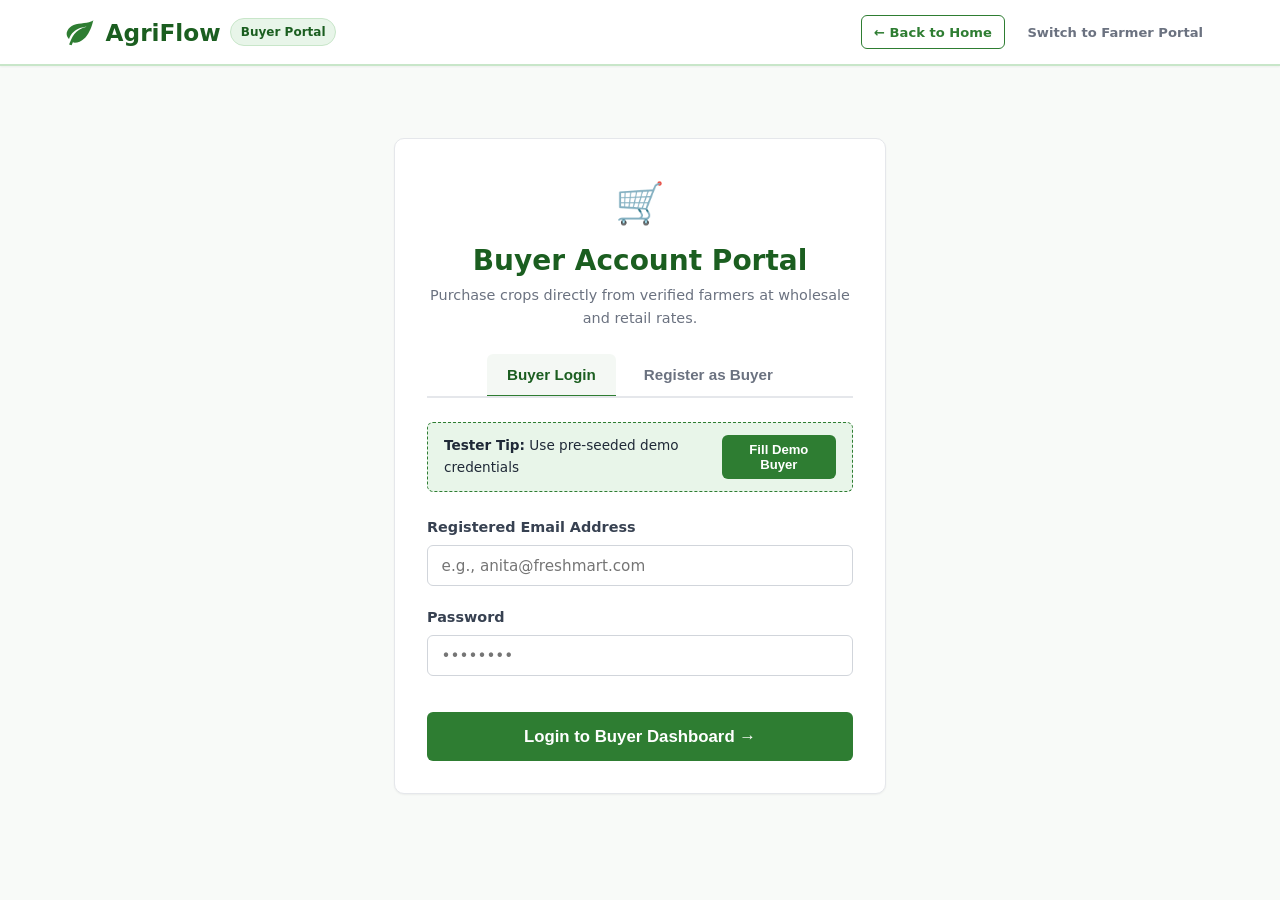
<file: frontend/buyer-login.html>
<!DOCTYPE html>
<html lang="en">
<head>
  <meta charset="UTF-8">
  <meta name="viewport" content="width=device-width, initial-scale=1.0">
  <title>Buyer Portal – AgriFlow</title>
  <link rel="stylesheet" href="style.css">
  <link rel="icon" href="data:image/svg+xml,<svg xmlns=%22http://www.w3.org/2000/svg%22 viewBox=%220 0 100 100%22><text y=%22.9em%22 font-size=%2290%22>🛒</text></svg>">
</head>
<body>

  <!-- Navigation -->
  <header class="navbar">
    <div class="nav-container">
      <a href="index.html" class="brand-logo">
        <svg viewBox="0 0 24 24">
          <path d="M17,8C8,10 5.9,16.17 3.82,21.34L5.71,22L6.66,19.7C7.14,19.87 7.64,20 8,20C19,20 22,3 22,3C21,5 14,5.25 9,6.25C4,7.25 2,11.5 2,13.5C2,15.5 3.75,17.25 3.75,17.25C7,8 17,8 17,8Z"/>
        </svg>
        <span>AgriFlow</span>
        <span class="brand-badge">Buyer Portal</span>
      </a>

      <div class="nav-auth-buttons">
        <a href="index.html" class="btn btn-outline btn-sm">← Back to Home</a>
        <a href="farmer-login.html" class="btn btn-sm" style="color: var(--text-muted);">Switch to Farmer Portal</a>
      </div>
    </div>
  </header>

  <main class="container" style="max-width: 540px; margin: 3rem auto;">
    <div class="form-card">
      <div style="text-align: center; margin-bottom: 1.5rem;">
        <span style="font-size: 2.5rem;">🛒</span>
        <h2 style="font-size: 1.75rem; font-weight: 800; color: var(--primary-dark); margin-top: 0.25rem;">
          Buyer Account Portal
        </h2>
        <p style="color: var(--text-muted); font-size: 0.9rem;">
          Purchase crops directly from verified farmers at wholesale and retail rates.
        </p>
      </div>

      <!-- Tab Switcher -->
      <div class="tab-nav" style="justify-content: center; margin-bottom: 1.5rem;">
        <button id="tab-login-btn" class="tab-btn active" onclick="switchTab('login')">Buyer Login</button>
        <button id="tab-register-btn" class="tab-btn" onclick="switchTab('register')">Register as Buyer</button>
      </div>

      <!-- Quick Demo Login Banner -->
      <div style="background: var(--primary-pale); border: 1px dashed var(--primary); padding: 0.75rem 1rem; border-radius: var(--radius-sm); margin-bottom: 1.5rem; display: flex; align-items: center; justify-content: space-between; font-size: 0.85rem;">
        <div>
          <strong>Tester Tip:</strong> Use pre-seeded demo credentials
        </div>
        <button type="button" class="btn btn-primary btn-sm" onclick="fillDemoBuyer()">
          Fill Demo Buyer
        </button>
      </div>

      <!-- Login Form -->
      <form id="buyer-login-form" onsubmit="handleBuyerLogin(event)">
        <div class="form-group">
          <label class="form-label" for="login-email">Registered Email Address</label>
          <input type="email" id="login-email" class="form-control" placeholder="e.g., anita@freshmart.com" required>
        </div>

        <div class="form-group">
          <label class="form-label" for="login-password">Password</label>
          <input type="password" id="login-password" class="form-control" placeholder="••••••••" required>
        </div>

        <button type="submit" id="btn-login-submit" class="btn btn-primary btn-block btn-lg" style="margin-top: 1rem;">
          Login to Buyer Dashboard →
        </button>
      </form>

      <!-- Registration Form -->
      <form id="buyer-register-form" style="display: none;" onsubmit="handleBuyerRegister(event)">
        <div class="form-group">
          <label class="form-label" for="reg-name">Full Name</label>
          <input type="text" id="reg-name" class="form-control" placeholder="e.g., Anita Sharma" required>
        </div>

        <div class="form-group">
          <label class="form-label" for="reg-email">Email Address</label>
          <input type="email" id="reg-email" class="form-control" placeholder="anita@freshmart.com" required>
        </div>

        <div class="form-group">
          <label class="form-label" for="reg-phone">Phone Number</label>
          <input type="tel" id="reg-phone" class="form-control" placeholder="+91 91234 56789" required>
        </div>

        <div class="form-group">
          <label class="form-label" for="reg-business">Business / Store Name (Optional)</label>
          <input type="text" id="reg-business" class="form-control" placeholder="e.g., FreshMart Organics / Wholesale Retail">
        </div>

        <div class="form-group">
          <label class="form-label" for="reg-location">Delivery City or Location</label>
          <input type="text" id="reg-location" class="form-control" placeholder="e.g., Yeshwanthpur, Bangalore, Karnataka" required>
        </div>

        <div class="form-group">
          <label class="form-label" for="reg-password">Create Password</label>
          <input type="password" id="reg-password" class="form-control" placeholder="At least 6 characters" minlength="6" required>
        </div>

        <button type="submit" id="btn-reg-submit" class="btn btn-primary btn-block btn-lg" style="margin-top: 1rem;">
          Create Buyer Account →
        </button>
      </form>
    </div>
  </main>

  <script src="script.js"></script>
  <script>
    function switchTab(tab) {
      const loginBtn = document.getElementById("tab-login-btn");
      const regBtn = document.getElementById("tab-register-btn");
      const loginForm = document.getElementById("buyer-login-form");
      const regForm = document.getElementById("buyer-register-form");

      if (tab === "register") {
        loginBtn.classList.remove("active");
        regBtn.classList.add("active");
        loginForm.style.display = "none";
        regForm.style.display = "block";
      } else {
        regBtn.classList.remove("active");
        loginBtn.classList.add("active");
        regForm.style.display = "none";
        loginForm.style.display = "block";
      }
    }

    document.addEventListener("DOMContentLoaded", () => {
      const urlParams = new URLSearchParams(window.location.search);
      if (urlParams.get("tab") === "register") {
        switchTab("register");
      }

      if (Auth.isLoggedIn() && Auth.isBuyer()) {
        window.location.href = "buyer-dashboard.html";
      }
    });

    function fillDemoBuyer() {
      switchTab("login");
      document.getElementById("login-email").value = "anita@freshmart.com";
      document.getElementById("login-password").value = "buyer123";
      showToast("Demo buyer credentials filled! Click Login.", "info");
    }

    async function handleBuyerLogin(e) {
      e.preventDefault();
      const email = document.getElementById("login-email").value.trim();
      const password = document.getElementById("login-password").value;
      const submitBtn = document.getElementById("btn-login-submit");

      submitBtn.disabled = true;
      submitBtn.textContent = "Logging in...";

      try {
        const res = await apiRequest("/api/buyers/login", {
          method: "POST",
          body: JSON.stringify({ email, password })
        });

        Auth.setSession(res.token, res.role, res.user);
        showToast("Login successful! Redirecting...", "success");
        setTimeout(() => {
          window.location.href = "buyer-dashboard.html";
        }, 600);
      } catch (err) {
        showToast(err.message, "error");
        submitBtn.disabled = false;
        submitBtn.textContent = "Login to Buyer Dashboard →";
      }
    }

    async function handleBuyerRegister(e) {
      e.preventDefault();
      const full_name = document.getElementById("reg-name").value.trim();
      const email = document.getElementById("reg-email").value.trim();
      const phone = document.getElementById("reg-phone").value.trim();
      const business_name = document.getElementById("reg-business").value.trim();
      const location = document.getElementById("reg-location").value.trim();
      const password = document.getElementById("reg-password").value;
      const submitBtn = document.getElementById("btn-reg-submit");

      submitBtn.disabled = true;
      submitBtn.textContent = "Registering...";

      try {
        const res = await apiRequest("/api/buyers/register", {
          method: "POST",
          body: JSON.stringify({ full_name, email, phone, business_name, location, password })
        });

        Auth.setSession(res.token, res.role, res.user);
        showToast("Registration successful! Welcome to AgriFlow.", "success");
        setTimeout(() => {
          window.location.href = "buyer-dashboard.html";
        }, 600);
      } catch (err) {
        showToast(err.message, "error");
        submitBtn.disabled = false;
        submitBtn.textContent = "Create Buyer Account →";
      }
    }
  </script>
</body>
</html>
</file>
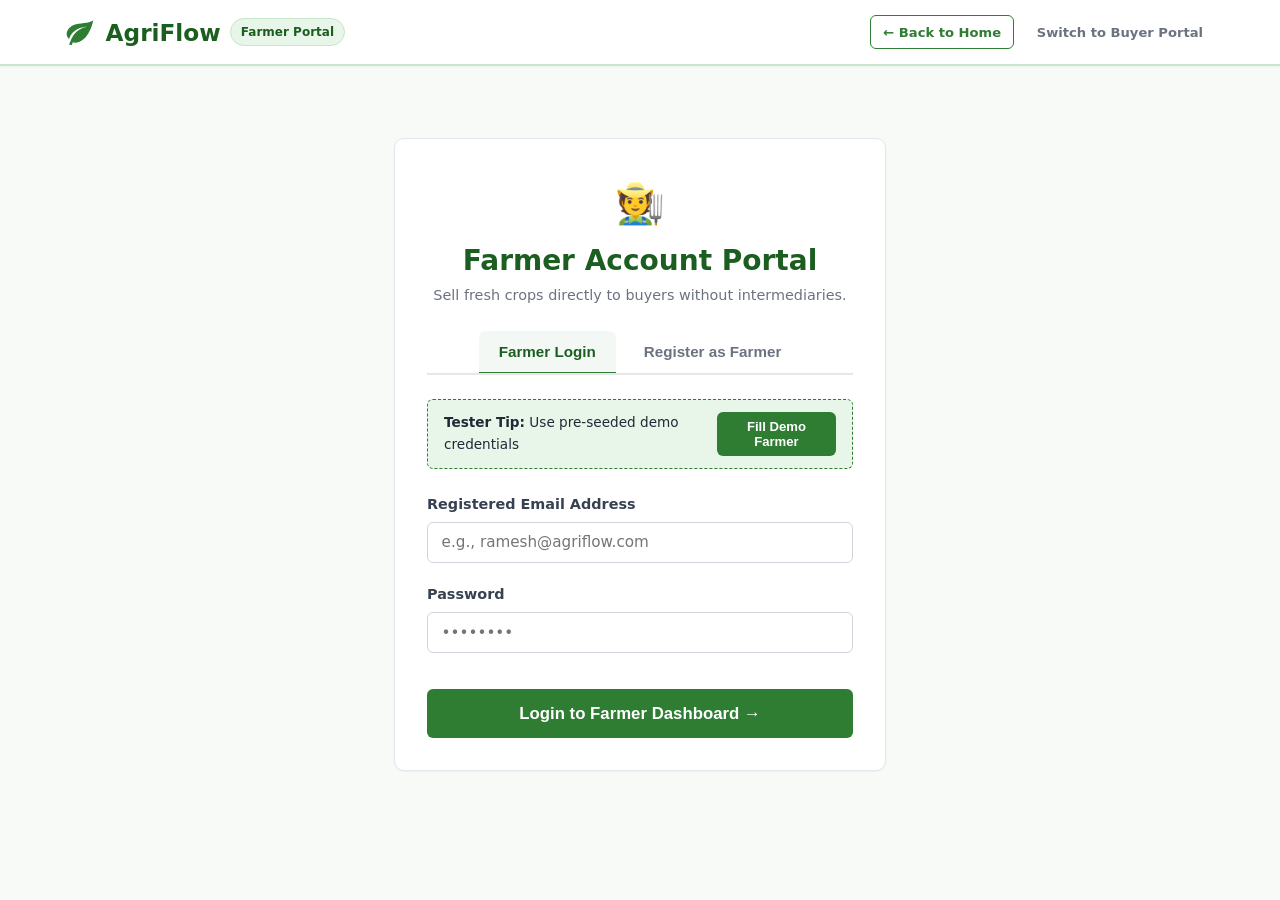
<file: frontend/farmer-login.html>
<!DOCTYPE html>
<html lang="en">
<head>
  <meta charset="UTF-8">
  <meta name="viewport" content="width=device-width, initial-scale=1.0">
  <title>Farmer Portal – AgriFlow</title>
  <link rel="stylesheet" href="style.css">
  <link rel="icon" href="data:image/svg+xml,<svg xmlns=%22http://www.w3.org/2000/svg%22 viewBox=%220 0 100 100%22><text y=%22.9em%22 font-size=%2290%22>🧑‍🌾</text></svg>">
</head>
<body>

  <!-- Navigation -->
  <header class="navbar">
    <div class="nav-container">
      <a href="index.html" class="brand-logo">
        <svg viewBox="0 0 24 24">
          <path d="M17,8C8,10 5.9,16.17 3.82,21.34L5.71,22L6.66,19.7C7.14,19.87 7.64,20 8,20C19,20 22,3 22,3C21,5 14,5.25 9,6.25C4,7.25 2,11.5 2,13.5C2,15.5 3.75,17.25 3.75,17.25C7,8 17,8 17,8Z"/>
        </svg>
        <span>AgriFlow</span>
        <span class="brand-badge">Farmer Portal</span>
      </a>

      <div class="nav-auth-buttons">
        <a href="index.html" class="btn btn-outline btn-sm">← Back to Home</a>
        <a href="buyer-login.html" class="btn btn-sm" style="color: var(--text-muted);">Switch to Buyer Portal</a>
      </div>
    </div>
  </header>

  <main class="container" style="max-width: 540px; margin: 3rem auto;">
    <div class="form-card">
      <div style="text-align: center; margin-bottom: 1.5rem;">
        <span style="font-size: 2.5rem;">🧑‍🌾</span>
        <h2 style="font-size: 1.75rem; font-weight: 800; color: var(--primary-dark); margin-top: 0.25rem;">
          Farmer Account Portal
        </h2>
        <p style="color: var(--text-muted); font-size: 0.9rem;">
          Sell fresh crops directly to buyers without intermediaries.
        </p>
      </div>

      <!-- Tab Switcher -->
      <div class="tab-nav" style="justify-content: center; margin-bottom: 1.5rem;">
        <button id="tab-login-btn" class="tab-btn active" onclick="switchTab('login')">Farmer Login</button>
        <button id="tab-register-btn" class="tab-btn" onclick="switchTab('register')">Register as Farmer</button>
      </div>

      <!-- Quick Demo Login Banner -->
      <div style="background: var(--primary-pale); border: 1px dashed var(--primary); padding: 0.75rem 1rem; border-radius: var(--radius-sm); margin-bottom: 1.5rem; display: flex; align-items: center; justify-content: space-between; font-size: 0.85rem;">
        <div>
          <strong>Tester Tip:</strong> Use pre-seeded demo credentials
        </div>
        <button type="button" class="btn btn-primary btn-sm" onclick="fillDemoFarmer()">
          Fill Demo Farmer
        </button>
      </div>

      <!-- Login Form -->
      <form id="farmer-login-form" onsubmit="handleFarmerLogin(event)">
        <div class="form-group">
          <label class="form-label" for="login-email">Registered Email Address</label>
          <input type="email" id="login-email" class="form-control" placeholder="e.g., ramesh@agriflow.com" required>
        </div>

        <div class="form-group">
          <label class="form-label" for="login-password">Password</label>
          <input type="password" id="login-password" class="form-control" placeholder="••••••••" required>
        </div>

        <button type="submit" id="btn-login-submit" class="btn btn-primary btn-block btn-lg" style="margin-top: 1rem;">
          Login to Farmer Dashboard →
        </button>
      </form>

      <!-- Registration Form -->
      <form id="farmer-register-form" style="display: none;" onsubmit="handleFarmerRegister(event)">
        <div class="form-group">
          <label class="form-label" for="reg-name">Full Name</label>
          <input type="text" id="reg-name" class="form-control" placeholder="e.g., Ramesh Patel" required>
        </div>

        <div class="form-group">
          <label class="form-label" for="reg-email">Email Address</label>
          <input type="email" id="reg-email" class="form-control" placeholder="ramesh@example.com" required>
        </div>

        <div class="form-group">
          <label class="form-label" for="reg-phone">Phone Number</label>
          <input type="tel" id="reg-phone" class="form-control" placeholder="+91 98765 43210" required>
        </div>

        <div class="form-group">
          <label class="form-label" for="reg-location">Village or Location</label>
          <input type="text" id="reg-location" class="form-control" placeholder="e.g., Dindori Village, Nashik, Maharashtra" required>
          <div class="form-helper">Enter your farm village, taluk, or district</div>
        </div>

        <div class="form-group">
          <label class="form-label" for="reg-password">Create Password</label>
          <input type="password" id="reg-password" class="form-control" placeholder="At least 6 characters" minlength="6" required>
        </div>

        <button type="submit" id="btn-reg-submit" class="btn btn-primary btn-block btn-lg" style="margin-top: 1rem;">
          Create Farmer Account →
        </button>
      </form>
    </div>
  </main>

  <script src="script.js"></script>
  <script>
    // Tab switching logic
    function switchTab(tab) {
      const loginBtn = document.getElementById("tab-login-btn");
      const regBtn = document.getElementById("tab-register-btn");
      const loginForm = document.getElementById("farmer-login-form");
      const regForm = document.getElementById("farmer-register-form");

      if (tab === "register") {
        loginBtn.classList.remove("active");
        regBtn.classList.add("active");
        loginForm.style.display = "none";
        regForm.style.display = "block";
      } else {
        regBtn.classList.remove("active");
        loginBtn.classList.add("active");
        regForm.style.display = "none";
        loginForm.style.display = "block";
      }
    }

    // Auto-select tab if URL parameter ?tab=register is present
    document.addEventListener("DOMContentLoaded", () => {
      const urlParams = new URLSearchParams(window.location.search);
      if (urlParams.get("tab") === "register") {
        switchTab("register");
      }

      // If already logged in as farmer, redirect directly to dashboard
      if (Auth.isLoggedIn() && Auth.isFarmer()) {
        window.location.href = "farmer-dashboard.html";
      }
    });

    // Demo fill helper
    function fillDemoFarmer() {
      switchTab("login");
      document.getElementById("login-email").value = "ramesh@agriflow.com";
      document.getElementById("login-password").value = "farmer123";
      showToast("Demo farmer credentials filled! Click Login.", "info");
    }

    // Handle Login submission
    async function handleFarmerLogin(e) {
      e.preventDefault();
      const email = document.getElementById("login-email").value.trim();
      const password = document.getElementById("login-password").value;
      const submitBtn = document.getElementById("btn-login-submit");

      submitBtn.disabled = true;
      submitBtn.textContent = "Logging in...";

      try {
        const res = await apiRequest("/api/farmers/login", {
          method: "POST",
          body: JSON.stringify({ email, password })
        });

        Auth.setSession(res.token, res.role, res.user);
        showToast("Login successful! Redirecting...", "success");
        setTimeout(() => {
          window.location.href = "farmer-dashboard.html";
        }, 600);
      } catch (err) {
        showToast(err.message, "error");
        submitBtn.disabled = false;
        submitBtn.textContent = "Login to Farmer Dashboard →";
      }
    }

    // Handle Registration submission
    async function handleFarmerRegister(e) {
      e.preventDefault();
      const full_name = document.getElementById("reg-name").value.trim();
      const email = document.getElementById("reg-email").value.trim();
      const phone = document.getElementById("reg-phone").value.trim();
      const location = document.getElementById("reg-location").value.trim();
      const password = document.getElementById("reg-password").value;
      const submitBtn = document.getElementById("btn-reg-submit");

      submitBtn.disabled = true;
      submitBtn.textContent = "Registering...";

      try {
        const res = await apiRequest("/api/farmers/register", {
          method: "POST",
          body: JSON.stringify({ full_name, email, phone, location, password })
        });

        Auth.setSession(res.token, res.role, res.user);
        showToast("Registration successful! Welcome to AgriFlow.", "success");
        setTimeout(() => {
          window.location.href = "farmer-dashboard.html";
        }, 600);
      } catch (err) {
        showToast(err.message, "error");
        submitBtn.disabled = false;
        submitBtn.textContent = "Create Farmer Account →";
      }
    }
  </script>
</body>
</html>
</file>
<file: frontend/style.css>
/* ==========================================================================
   AgriFlow - Farmer and Buyer Agricultural Marketplace
   Clean, Modern, Simple Green-and-White Agricultural Theme
   ========================================================================== */

:root {
  --primary: #2e7d32;
  --primary-dark: #1b5e20;
  --primary-light: #4caf50;
  --primary-pale: #e8f5e9;
  --primary-subtle: #f1f8f2;
  
  --secondary: #ff9800;
  --secondary-dark: #e65100;
  --secondary-pale: #fff3e0;
  
  --text-main: #1f2937;
  --text-muted: #6b7280;
  --text-light: #9ca3af;
  
  --bg-page: #f8faf8;
  --bg-card: #ffffff;
  --border-light: #e5e7eb;
  --border-green: #c8e6c9;
  
  --success: #15803d;
  --success-bg: #dcfce7;
  --warning: #b45309;
  --warning-bg: #fef3c7;
  --danger: #b91c1c;
  --danger-bg: #fee2e2;
  --info: #0369a1;
  --info-bg: #e0f2fe;

  --shadow-sm: 0 1px 2px 0 rgba(0, 0, 0, 0.05);
  --shadow-md: 0 4px 6px -1px rgba(0, 0, 0, 0.08), 0 2px 4px -1px rgba(0, 0, 0, 0.04);
  --shadow-lg: 0 10px 15px -3px rgba(0, 0, 0, 0.08), 0 4px 6px -2px rgba(0, 0, 0, 0.04);
  --radius-sm: 6px;
  --radius-md: 10px;
  --radius-lg: 16px;
  --font-sans: 'Segoe UI', system-ui, -apple-system, BlinkMacSystemFont, Roboto, sans-serif;
}

* {
  box-sizing: border-box;
  margin: 0;
  padding: 0;
}

body {
  font-family: var(--font-sans);
  background-color: var(--bg-page);
  color: var(--text-main);
  line-height: 1.6;
  min-height: 100vh;
  display: flex;
  flex-direction: column;
}

/* ----------------- Navigation Bar ----------------- */
.navbar {
  background: #ffffff;
  border-bottom: 2px solid var(--border-green);
  position: sticky;
  top: 0;
  z-index: 100;
  box-shadow: var(--shadow-sm);
}

.nav-container {
  max-width: 1200px;
  margin: 0 auto;
  padding: 0.85rem 1.5rem;
  display: flex;
  align-items: center;
  justify-content: space-between;
}

.brand-logo {
  display: flex;
  align-items: center;
  gap: 0.6rem;
  text-decoration: none;
  font-size: 1.45rem;
  font-weight: 800;
  color: var(--primary-dark);
}

.brand-logo svg {
  width: 32px;
  height: 32px;
  fill: var(--primary);
}

.brand-badge {
  font-size: 0.75rem;
  font-weight: 600;
  background: var(--primary-pale);
  color: var(--primary-dark);
  padding: 0.2rem 0.6rem;
  border-radius: 999px;
  border: 1px solid var(--border-green);
}

.nav-links {
  display: flex;
  align-items: center;
  gap: 1.25rem;
  list-style: none;
}

.nav-links a {
  text-decoration: none;
  font-weight: 600;
  color: var(--text-main);
  transition: color 0.2s;
  font-size: 0.95rem;
}

.nav-links a:hover,
.nav-links a.active {
  color: var(--primary);
}

.nav-auth-buttons {
  display: flex;
  align-items: center;
  gap: 0.6rem;
}

/* ----------------- Buttons ----------------- */
.btn {
  display: inline-flex;
  align-items: center;
  justify-content: center;
  gap: 0.4rem;
  padding: 0.55rem 1.15rem;
  font-size: 0.92rem;
  font-weight: 600;
  border-radius: var(--radius-sm);
  cursor: pointer;
  border: 1px solid transparent;
  text-decoration: none;
  transition: all 0.2s ease;
}

.btn-primary {
  background: var(--primary);
  color: #ffffff;
}

.btn-primary:hover {
  background: var(--primary-dark);
}

.btn-outline {
  background: transparent;
  border-color: var(--primary);
  color: var(--primary);
}

.btn-outline:hover {
  background: var(--primary-pale);
  color: var(--primary-dark);
}

.btn-secondary {
  background: var(--secondary);
  color: #ffffff;
}

.btn-secondary:hover {
  background: var(--secondary-dark);
}

.btn-danger {
  background: var(--danger);
  color: #ffffff;
}

.btn-danger:hover {
  background: #991b1b;
}

.btn-sm {
  padding: 0.35rem 0.75rem;
  font-size: 0.82rem;
}

.btn-lg {
  padding: 0.85rem 1.85rem;
  font-size: 1.05rem;
}

.btn-block {
  width: 100%;
}

/* ----------------- Layout Container ----------------- */
.container {
  max-width: 1200px;
  margin: 0 auto;
  padding: 1.5rem;
  width: 100%;
}

/* ----------------- Hero Section ----------------- */
.hero-section {
  background: linear-gradient(135deg, #e8f5e9 0%, #f1f8f2 50%, #ffffff 100%);
  border-bottom: 1px solid var(--border-green);
  padding: 4rem 1.5rem;
}

.hero-grid {
  max-width: 1200px;
  margin: 0 auto;
  display: grid;
  grid-template-columns: 1.2fr 0.8fr;
  align-items: center;
  gap: 3rem;
}

.hero-title {
  font-size: 2.85rem;
  font-weight: 800;
  color: var(--primary-dark);
  line-height: 1.2;
  margin-bottom: 1.25rem;
}

.hero-title span {
  color: var(--secondary-dark);
}

.hero-desc {
  font-size: 1.15rem;
  color: #4b5563;
  margin-bottom: 2rem;
  max-width: 580px;
}

.hero-cta-box {
  display: flex;
  flex-wrap: wrap;
  gap: 1rem;
  margin-bottom: 2rem;
}

.hero-card {
  background: #ffffff;
  padding: 1.75rem;
  border-radius: var(--radius-lg);
  box-shadow: var(--shadow-lg);
  border: 1px solid var(--border-green);
  text-align: center;
}

.hero-card img {
  width: 100%;
  height: 240px;
  object-fit: cover;
  border-radius: var(--radius-md);
  margin-bottom: 1rem;
}

/* ----------------- Badges & Pills ----------------- */
.badge {
  display: inline-flex;
  align-items: center;
  gap: 0.3rem;
  padding: 0.25rem 0.65rem;
  font-size: 0.78rem;
  font-weight: 700;
  border-radius: 999px;
  text-transform: uppercase;
  letter-spacing: 0.03em;
}

.badge-fresh {
  background: var(--success-bg);
  color: var(--success);
  border: 1px solid #bbf7d0;
}

.badge-surplus {
  background: var(--secondary-pale);
  color: var(--secondary-dark);
  border: 1px solid #fed7aa;
}

.badge-discount {
  background: #fef08a;
  color: #854d0e;
  border: 1px solid #fde047;
}

.badge-status {
  padding: 0.2rem 0.55rem;
  border-radius: 4px;
  font-size: 0.75rem;
  font-weight: 600;
}

.badge-Pending { background: var(--warning-bg); color: var(--warning); }
.badge-Accepted { background: #dbeafe; color: #1e40af; }
.badge-Dispatched { background: #e0e7ff; color: #4338ca; }
.badge-Delivered { background: #ccfbf1; color: #115e59; }
.badge-Completed { background: var(--success-bg); color: var(--success); }
.badge-Rejected { background: var(--danger-bg); color: var(--danger); }

/* ----------------- Card Grid ----------------- */
.grid-cards {
  display: grid;
  grid-template-columns: repeat(auto-fill, minmax(280px, 1fr));
  gap: 1.5rem;
}

.crop-card {
  background: var(--bg-card);
  border: 1px solid var(--border-light);
  border-radius: var(--radius-md);
  overflow: hidden;
  box-shadow: var(--shadow-sm);
  transition: transform 0.2s, box-shadow 0.2s;
  display: flex;
  flex-direction: column;
}

.crop-card:hover {
  transform: translateY(-4px);
  box-shadow: var(--shadow-md);
  border-color: var(--primary-light);
}

.crop-card-img-wrap {
  position: relative;
  height: 190px;
  background: #e2e8f0;
  overflow: hidden;
}

.crop-card-img-wrap img {
  width: 100%;
  height: 100%;
  object-fit: cover;
  transition: transform 0.3s ease;
}

.crop-card:hover .crop-card-img-wrap img {
  transform: scale(1.04);
}

.crop-card-badge {
  position: absolute;
  top: 10px;
  right: 10px;
  z-index: 2;
}

.crop-card-cat {
  position: absolute;
  bottom: 10px;
  left: 10px;
  background: rgba(0, 0, 0, 0.7);
  color: #ffffff;
  padding: 0.2rem 0.6rem;
  border-radius: 4px;
  font-size: 0.75rem;
  font-weight: 600;
}

.crop-card-body {
  padding: 1.15rem;
  flex: 1;
  display: flex;
  flex-direction: column;
}

.crop-card-title {
  font-size: 1.15rem;
  font-weight: 700;
  color: var(--text-main);
  margin-bottom: 0.35rem;
}

.crop-card-farmer {
  font-size: 0.88rem;
  color: var(--text-muted);
  display: flex;
  align-items: center;
  gap: 0.35rem;
  margin-bottom: 0.75rem;
}

.crop-card-info-row {
  display: flex;
  justify-content: space-between;
  font-size: 0.85rem;
  padding: 0.3rem 0;
  border-top: 1px dashed var(--border-light);
  color: #4b5563;
}

.crop-price-box {
  margin: 0.85rem 0 1rem;
  padding: 0.65rem 0.85rem;
  background: var(--primary-subtle);
  border-radius: var(--radius-sm);
  display: flex;
  align-items: baseline;
  justify-content: space-between;
}

.price-main {
  font-size: 1.35rem;
  font-weight: 800;
  color: var(--primary-dark);
}

.price-original {
  font-size: 0.95rem;
  color: var(--text-muted);
  text-decoration: line-through;
  margin-left: 0.35rem;
}

.price-savings {
  font-size: 0.82rem;
  font-weight: 700;
  color: var(--secondary-dark);
}

/* ----------------- Surplus Banner Section ----------------- */
.surplus-section {
  background: linear-gradient(135deg, #fff7ed 0%, #ffedd5 100%);
  border: 2px solid #fed7aa;
  border-radius: var(--radius-lg);
  padding: 2rem;
  margin: 2.5rem 0;
  box-shadow: var(--shadow-sm);
}

.surplus-header {
  display: flex;
  align-items: center;
  justify-content: space-between;
  margin-bottom: 1.5rem;
  flex-wrap: wrap;
  gap: 1rem;
}

.surplus-title {
  font-size: 1.75rem;
  font-weight: 800;
  color: var(--secondary-dark);
  display: flex;
  align-items: center;
  gap: 0.5rem;
}

.surplus-subtitle {
  color: #7c2d12;
  font-size: 0.95rem;
  margin-top: 0.2rem;
}

/* ----------------- Dashboard Layout ----------------- */
.dashboard-header {
  background: #ffffff;
  border-bottom: 1px solid var(--border-green);
  padding: 1.75rem 0;
  margin-bottom: 2rem;
}

.dashboard-user-bar {
  display: flex;
  justify-content: space-between;
  align-items: center;
  flex-wrap: wrap;
  gap: 1rem;
}

.user-welcome-title {
  font-size: 1.6rem;
  font-weight: 800;
  color: var(--primary-dark);
}

.user-subtext {
  font-size: 0.92rem;
  color: var(--text-muted);
}

.stats-grid {
  display: grid;
  grid-template-columns: repeat(auto-fit, minmax(220px, 1fr));
  gap: 1.25rem;
  margin-bottom: 2.5rem;
}

.stat-card {
  background: #ffffff;
  padding: 1.35rem;
  border-radius: var(--radius-md);
  border: 1px solid var(--border-light);
  box-shadow: var(--shadow-sm);
  display: flex;
  align-items: center;
  gap: 1rem;
}

.stat-icon {
  width: 50px;
  height: 50px;
  border-radius: 12px;
  display: flex;
  align-items: center;
  justify-content: center;
  background: var(--primary-pale);
  color: var(--primary-dark);
  font-size: 1.5rem;
}

.stat-val {
  font-size: 1.6rem;
  font-weight: 800;
  color: var(--text-main);
  line-height: 1.2;
}

.stat-label {
  font-size: 0.85rem;
  color: var(--text-muted);
  font-weight: 500;
}

/* ----------------- Tabs & Navigation Inside Dashboards ----------------- */
.tab-nav {
  display: flex;
  gap: 0.5rem;
  border-bottom: 2px solid var(--border-light);
  margin-bottom: 1.75rem;
  overflow-x: auto;
}

.tab-btn {
  padding: 0.75rem 1.25rem;
  background: transparent;
  border: none;
  font-size: 0.95rem;
  font-weight: 600;
  color: var(--text-muted);
  cursor: pointer;
  border-bottom: 3px solid transparent;
  margin-bottom: -2px;
  transition: all 0.2s;
  white-space: nowrap;
}

.tab-btn:hover {
  color: var(--primary);
}

.tab-btn.active {
  color: var(--primary-dark);
  border-bottom-color: var(--primary);
  background: rgba(46, 125, 50, 0.05);
  border-radius: var(--radius-sm) var(--radius-sm) 0 0;
}

.tab-pane {
  display: none;
}

.tab-pane.active {
  display: block;
}

/* ----------------- Tables ----------------- */
.table-responsive {
  overflow-x: auto;
  background: #ffffff;
  border: 1px solid var(--border-light);
  border-radius: var(--radius-md);
  box-shadow: var(--shadow-sm);
}

.data-table {
  width: 100%;
  border-collapse: collapse;
  text-align: left;
  font-size: 0.92rem;
}

.data-table th {
  background: #f9fafb;
  padding: 0.85rem 1rem;
  font-weight: 700;
  color: #374151;
  border-bottom: 1px solid var(--border-light);
  white-space: nowrap;
}

.data-table td {
  padding: 0.85rem 1rem;
  border-bottom: 1px solid var(--border-light);
  color: #1f2937;
  vertical-align: middle;
}

.data-table tbody tr:hover {
  background-color: var(--primary-subtle);
}

/* ----------------- Forms ----------------- */
.form-card {
  background: #ffffff;
  border: 1px solid var(--border-light);
  border-radius: var(--radius-md);
  padding: 2rem;
  box-shadow: var(--shadow-sm);
}

.form-group {
  margin-bottom: 1.25rem;
}

.form-label {
  display: block;
  font-weight: 600;
  font-size: 0.9rem;
  color: #374151;
  margin-bottom: 0.4rem;
}

.form-control {
  width: 100%;
  padding: 0.65rem 0.85rem;
  font-size: 0.95rem;
  border: 1px solid #d1d5db;
  border-radius: var(--radius-sm);
  background-color: #ffffff;
  color: var(--text-main);
  transition: border-color 0.15s ease;
  font-family: inherit;
}

.form-control:focus {
  outline: none;
  border-color: var(--primary);
  box-shadow: 0 0 0 3px rgba(46, 125, 50, 0.15);
}

.form-row {
  display: grid;
  grid-template-columns: repeat(auto-fit, minmax(220px, 1fr));
  gap: 1rem;
}

.form-helper {
  font-size: 0.8rem;
  color: var(--text-muted);
  margin-top: 0.25rem;
}

/* ----------------- Modals ----------------- */
.modal-overlay {
  position: fixed;
  inset: 0;
  background: rgba(0, 0, 0, 0.55);
  display: flex;
  align-items: center;
  justify-content: center;
  z-index: 1000;
  padding: 1rem;
  opacity: 0;
  visibility: hidden;
  transition: all 0.25s ease;
}

.modal-overlay.active {
  opacity: 1;
  visibility: visible;
}

.modal-box {
  background: #ffffff;
  border-radius: var(--radius-md);
  width: 100%;
  max-width: 620px;
  max-height: 90vh;
  overflow-y: auto;
  box-shadow: var(--shadow-lg);
  border: 1px solid var(--border-green);
  transform: translateY(20px);
  transition: transform 0.25s ease;
}

.modal-overlay.active .modal-box {
  transform: translateY(0);
}

.modal-header {
  padding: 1.25rem 1.5rem;
  border-bottom: 1px solid var(--border-light);
  display: flex;
  align-items: center;
  justify-content: space-between;
}

.modal-title {
  font-size: 1.25rem;
  font-weight: 700;
  color: var(--primary-dark);
}

.modal-close {
  background: none;
  border: none;
  font-size: 1.5rem;
  color: var(--text-muted);
  cursor: pointer;
  line-height: 1;
}

.modal-body {
  padding: 1.5rem;
}

.modal-footer {
  padding: 1rem 1.5rem;
  border-top: 1px solid var(--border-light);
  display: flex;
  justify-content: flex-end;
  gap: 0.75rem;
  background: #f9fafb;
}

/* ----------------- Price Breakdown Card (Transportation) ----------------- */
.breakdown-box {
  background: var(--primary-pale);
  border: 1px solid var(--border-green);
  border-radius: var(--radius-sm);
  padding: 1.25rem;
  margin: 1.25rem 0;
}

.breakdown-row {
  display: flex;
  justify-content: space-between;
  padding: 0.35rem 0;
  font-size: 0.95rem;
}

.breakdown-row.total-row {
  border-top: 2px solid var(--primary);
  margin-top: 0.5rem;
  padding-top: 0.65rem;
  font-size: 1.2rem;
  font-weight: 800;
  color: var(--primary-dark);
}

/* ----------------- Toast Notifications ----------------- */
.toast-container {
  position: fixed;
  bottom: 24px;
  right: 24px;
  z-index: 9999;
  display: flex;
  flex-direction: column;
  gap: 0.65rem;
}

.toast {
  padding: 0.85rem 1.25rem;
  border-radius: var(--radius-sm);
  background: #1f2937;
  color: #ffffff;
  font-size: 0.9rem;
  box-shadow: var(--shadow-lg);
  display: flex;
  align-items: center;
  gap: 0.6rem;
  animation: slideIn 0.25s ease-out;
  min-width: 280px;
}

.toast-success { background: var(--success); }
.toast-error { background: var(--danger); }
.toast-info { background: var(--info); }

@keyframes slideIn {
  from { transform: translateX(100%); opacity: 0; }
  to { transform: translateX(0); opacity: 1; }
}

/* ----------------- Footer ----------------- */
.site-footer {
  margin-top: auto;
  background: #143417;
  color: #e2e8f0;
  padding: 3.5rem 1.5rem 1.5rem;
  border-top: 4px solid var(--primary);
}

.footer-grid {
  max-width: 1200px;
  margin: 0 auto;
  display: grid;
  grid-template-columns: repeat(auto-fit, minmax(220px, 1fr));
  gap: 2.5rem;
  margin-bottom: 2.5rem;
}

.footer-col h4 {
  color: #ffffff;
  font-size: 1.1rem;
  margin-bottom: 1rem;
  font-weight: 700;
}

.footer-col ul {
  list-style: none;
}

.footer-col ul li {
  margin-bottom: 0.5rem;
}

.footer-col ul a {
  color: #cbd5e1;
  text-decoration: none;
  font-size: 0.9rem;
  transition: color 0.15s;
}

.footer-col ul a:hover {
  color: #4ade80;
}

.footer-bottom {
  max-width: 1200px;
  margin: 0 auto;
  padding-top: 1.5rem;
  border-top: 1px solid #234c28;
  text-align: center;
  font-size: 0.85rem;
  color: #94a3b8;
}

/* ----------------- Responsive ----------------- */
@media (max-width: 768px) {
  .hero-grid {
    grid-template-columns: 1fr;
    text-align: center;
    gap: 2rem;
  }
  .hero-desc {
    margin: 0 auto 1.5rem;
  }
  .hero-cta-box {
    justify-content: center;
  }
  .nav-links {
    display: none; /* simple toggle can be used */
  }
  .stats-grid {
    grid-template-columns: 1fr 1fr;
  }
}
</file>
